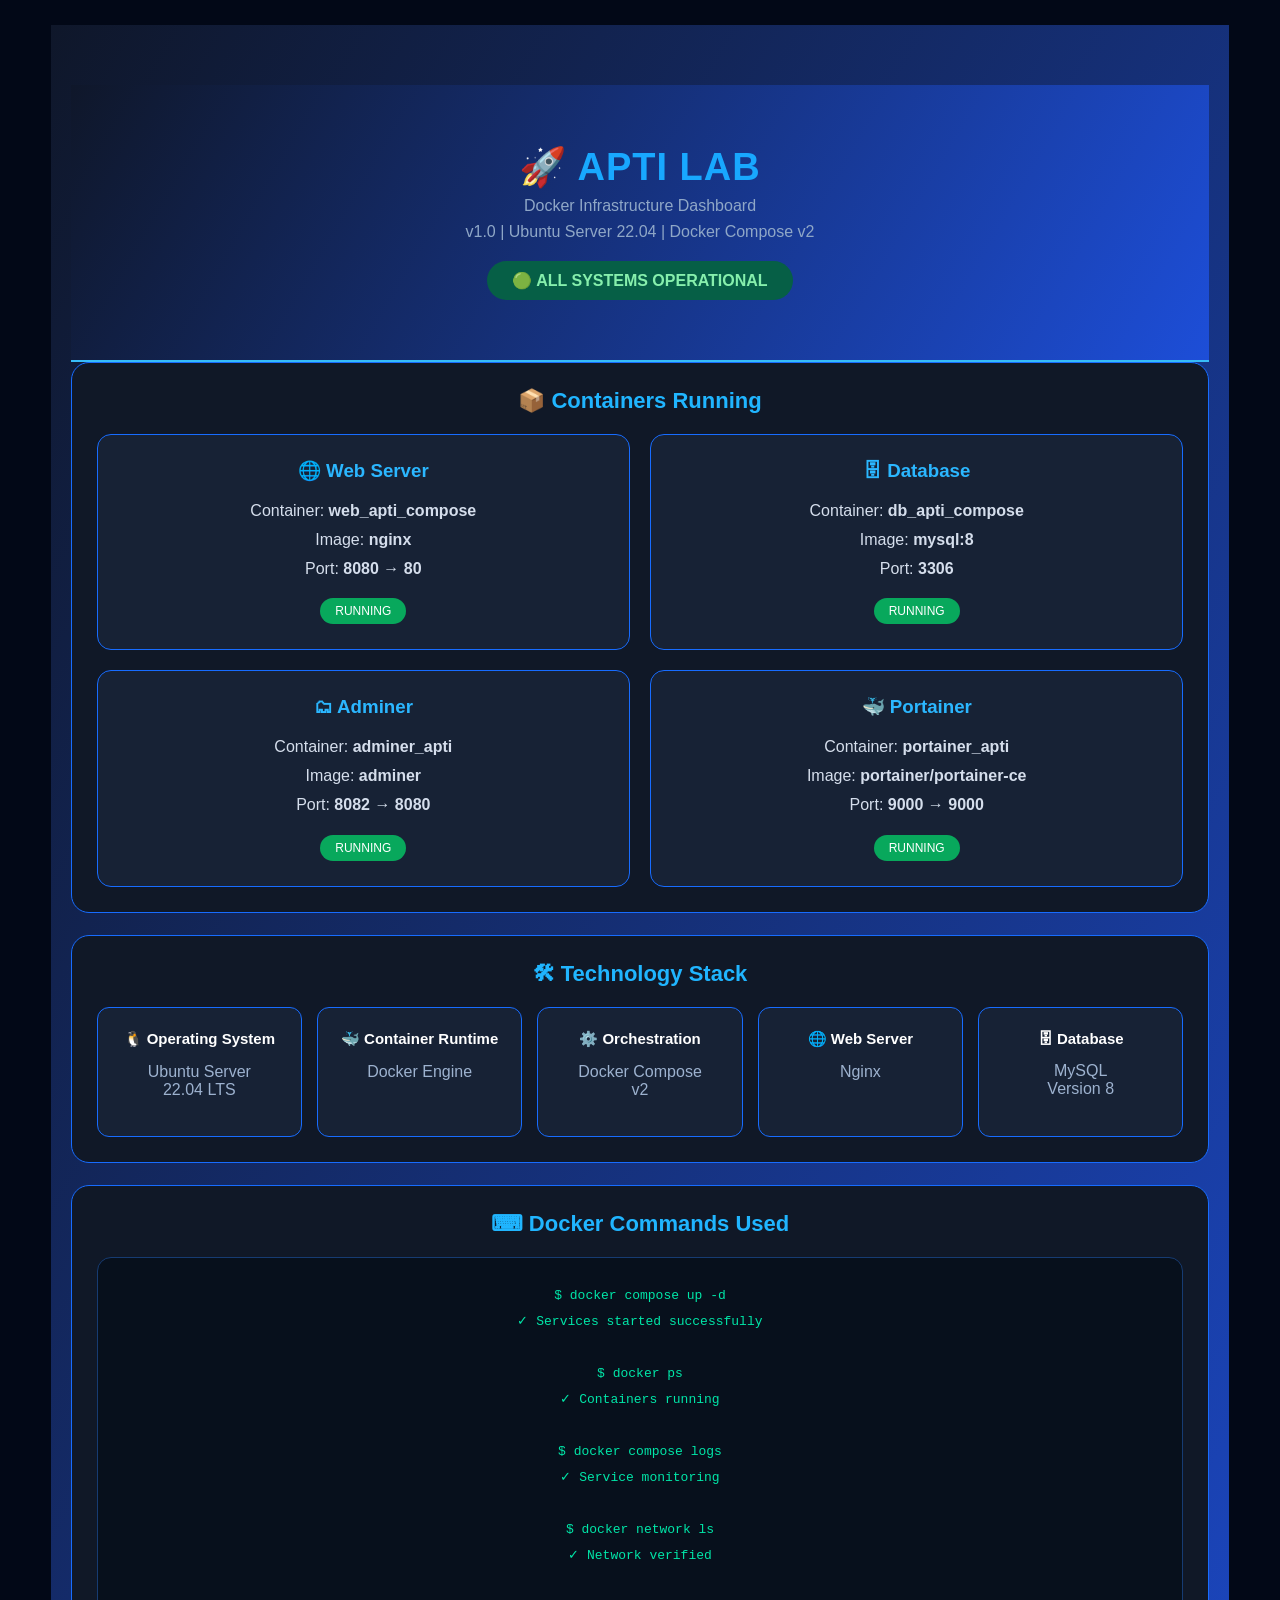
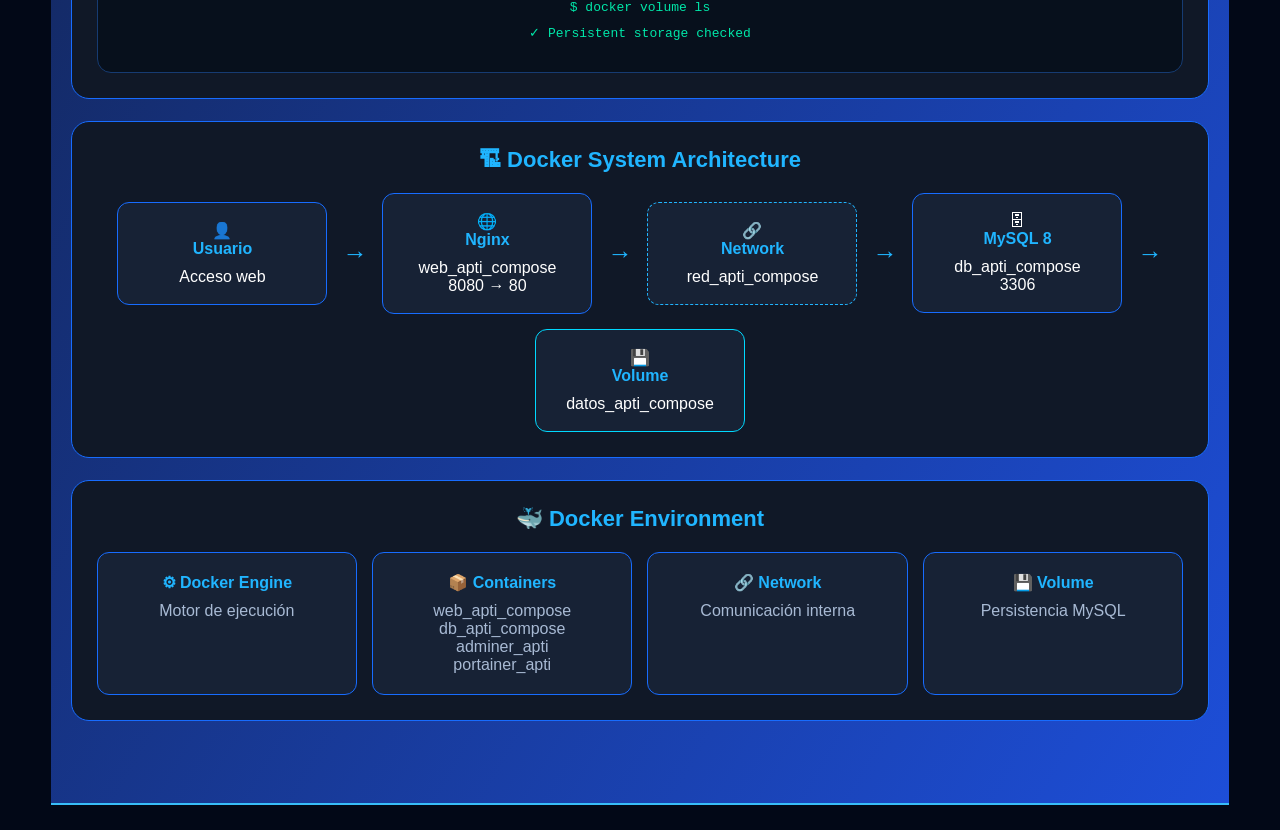
<file: web/index.html>
<!DOCTYPE html>
<html lang="en">

<head>

<meta charset="UTF-8">
<meta name="viewport" content="width=device-width, initial-scale=1.0">

<title>APTI LAB - Docker Infrastructure</title>


<style>

*{
    margin:0;
    padding:0;
    box-sizing:border-box;
    font-family:Arial, Helvetica, sans-serif;
}


body{

    background:#020817;
    color:white;
}


.container{

    width:96%;
    margin:auto;
    padding:25px;

}


/* HEADER */

header {
    background: linear-gradient(120deg,#0f172a,#1d4ed8);
    text-align: center;
    padding: 60px 20px;
    border-bottom: 2px solid #38bdf8;
}


header h1 {
    font-size: 52px;
    margin: 0;
    color: white;
    font-weight: 800;
}


.subtitle {
    font-size: 22px;
    color: #bae6fd;
    margin-top: 15px;
}


.version {
    color: #93c5fd;
    font-size: 16px;
    margin-top: 12px;
}


.badge {
    display: inline-block;
    margin-top: 20px;
    padding: 10px 25px;
    border-radius: 30px;
    background: #065f46;
    color: #86efac;
    font-weight: bold;
}

.header h1{

    color:#18a8ff;
    font-size:38px;
    letter-spacing:1px;

}


.header p{

    margin-top:8px;
    color:#8fa7c7;
    font-size:16px;

}




/* SECTION */

.section{

    background:#101827;
    border:1px solid #176cff;
    border-radius:18px;
    padding:25px;
    margin-bottom:22px;

}



.section-title{

    color:#20b5ff;
    font-size:22px;
    margin-bottom:20px;

}




/* CONTAINERS */


.container-grid{

    display:grid;
    grid-template-columns:1fr 1fr;
    gap:20px;

}



.service-card{


    background:#172235;
    border:1px solid #176cff;
    border-radius:14px;
    padding:25px;

}


.service-card h3{

    color:#2bb7ff;
    margin-bottom:15px;

}


.info{

    line-height:1.8;
    color:#d5deec;

}


.running{

    margin-top:15px;
    display:inline-block;
    background:#08a85c;
    padding:6px 15px;
    border-radius:20px;
    font-size:12px;

}




/* STACK */


.stack-grid{


display:grid;
grid-template-columns:repeat(5,1fr);
gap:15px;


}



.stack-card{


background:#172235;
border:1px solid #176cff;
border-radius:12px;
padding:22px;
height:130px;


}


.stack-card h3{

font-size:15px;
color:white;
margin-bottom:15px;


}


.stack-card p{

color:#9db2cf;

}




/* COMMAND */


.terminal{


background:#07101c;
border-radius:14px;
padding:25px;
border:1px solid #163b72;

font-family:monospace;
color:#00e6a8;
line-height:2;

}



/* ARCHITECTURE */


.arch-wrapper{


display:flex;
align-items:center;
justify-content:center;
gap:15px;
flex-wrap:wrap;


}



.arch-box{


background:#172235;
border:1px solid #176cff;
border-radius:12px;
padding:18px;
width:210px;
text-align:center;


}


.arch-box h3{

color:#20b5ff;
font-size:16px;
margin-bottom:10px;

}


.arch-arrow{

color:#20b5ff;
font-size:25px;

}


.network{


border:1px dashed #20b5ff;

}



.storage{


border-color:#00d9ff;

}




/* ENVIRONMENT */


.env-grid{


display:grid;
grid-template-columns:repeat(4,1fr);
gap:15px;

}



.env-card{


background:#172235;
border:1px solid #176cff;
border-radius:12px;
padding:20px;


}


.env-card h3{

color:#20b5ff;
font-size:16px;

}


.env-card p{

color:#a8bad4;
margin-top:10px;

}



/* RESPONSIVE */


@media(max-width:900px){


.stack-grid{

grid-template-columns:repeat(2,1fr);

}


.env-grid{

grid-template-columns:repeat(2,1fr);

}


.container-grid{

grid-template-columns:1fr;

}


}


</style>


</head>


<body>


<div class="container">


<header class="header">

<header>

<h1>🚀 APTI LAB</h1>

<p class="subtitle">
Docker Infrastructure Dashboard
</p>


<p class="version">
v1.0 | Ubuntu Server 22.04 | Docker Compose v2
</p>


<span class="badge">
🟢 ALL SYSTEMS OPERATIONAL
</span>


</header>




<!-- CONTAINERS -->

<section class="section">


<h2 class="section-title">
📦 Containers Running
</h2>


<div class="container-grid">


<div class="service-card">


<h3>
🌐 Web Server
</h3>


<div class="info">

Container:
<b>web_apti_compose</b>

<br>

Image:
<b>nginx</b>

<br>

Port:
<b>8080 → 80</b>


</div>


<span class="running">
RUNNING
</span>


</div>





<div class="service-card">


<h3>
🗄 Database
</h3>


<div class="info">

Container:
<b>db_apti_compose</b>

<br>

Image:
<b>mysql:8</b>

<br>

Port:
<b>3306</b>


</div>


<span class="running">
RUNNING
</span>


</div>
<div class="service-card">

<h3>
<a href="http://adminer.docker.local:8082" target="_blank" style="color:inherit;text-decoration:none;">🗂 Adminer</a>
</h3>

<div class="info">

Container:
<b>adminer_apti</b>

<br>

Image:
<b>adminer</b>

<br>

Port:
<b>8082 → 8080</b>

</div>

<span class="running">
RUNNING
</span>

</div>


<div class="service-card">

<h3>
<a href="http://portainer.docker.local:9000" target="_blank" style="color:inherit;text-decoration:none;">🐳 Portainer</a>
</h3>

<div class="info">

Container:
<b>portainer_apti</b>

<br>

Image:
<b>portainer/portainer-ce</b>

<br>

Port:
<b>9000 → 9000</b>

</div>

<span class="running">
RUNNING
</span>

</div>

</div>


</section>






<!-- STACK -->


<section class="section">


<h2 class="section-title">
🛠 Technology Stack
</h2>



<div class="stack-grid">


<div class="stack-card">

<h3>
🐧 Operating System
</h3>

<p>
Ubuntu Server<br>
22.04 LTS
</p>

</div>



<div class="stack-card">

<h3>
🐳 Container Runtime
</h3>

<p>
Docker Engine
</p>

</div>




<div class="stack-card">

<h3>
⚙️ Orchestration
</h3>

<p>
Docker Compose<br>
v2
</p>

</div>




<div class="stack-card">

<h3>
🌐 Web Server
</h3>

<p>
Nginx
</p>

</div>




<div class="stack-card">

<h3>
🗄 Database
</h3>

<p>
MySQL<br>
Version 8
</p>

</div>


</div>


</section>






<!-- COMMANDS -->


<section class="section">


<h2 class="section-title">
⌨ Docker Commands Used
</h2>


<div class="terminal">


$ docker compose up -d

<br>

✓ Services started successfully

<br><br>


$ docker ps

<br>

✓ Containers running

<br><br>


$ docker compose logs

<br>

✓ Service monitoring

<br><br>


$ docker network ls

<br>

✓ Network verified

<br><br>


$ docker volume ls

<br>

✓ Persistent storage checked


</div>


</section>







<!-- ARCHITECTURE -->


<section class="section">


<h2 class="section-title">
🏗 Docker System Architecture
</h2>



<div class="arch-wrapper">



<div class="arch-box">

👤

<h3>
Usuario
</h3>

Acceso web

</div>



<div class="arch-arrow">
→
</div>




<div class="arch-box">

🌐

<h3>
Nginx
</h3>

web_apti_compose

<br>

8080 → 80

</div>




<div class="arch-arrow">
→
</div>




<div class="arch-box network">

🔗

<h3>
Network
</h3>

red_apti_compose

</div>




<div class="arch-arrow">
→
</div>




<div class="arch-box">

🗄

<h3>
MySQL 8
</h3>

db_apti_compose

<br>

3306

</div>




<div class="arch-arrow">
→
</div>



<div class="arch-box storage">

💾

<h3>
Volume
</h3>

datos_apti_compose

</div>




</div>



</section>






<!-- ENVIRONMENT -->


<section class="section">


<h2 class="section-title">
🐳 Docker Environment
</h2>



<div class="env-grid">



<div class="env-card">

<h3>
⚙ Docker Engine
</h3>

<p>
Motor de ejecución
</p>

</div>




<div class="env-card">

<h3>
📦 Containers
</h3>

<p>
<p>
web_apti_compose<br>
db_apti_compose<br>
adminer_apti<br>
portainer_apti
</p>

</div>




<div class="env-card">

<h3>
🔗 Network
</h3>

<p>
Comunicación interna
</p>

</div>




<div class="env-card">

<h3>
💾 Volume
</h3>

<p>
Persistencia MySQL
</p>

</div>



</div>



</section>




</div>


</body>

</html>
</file>
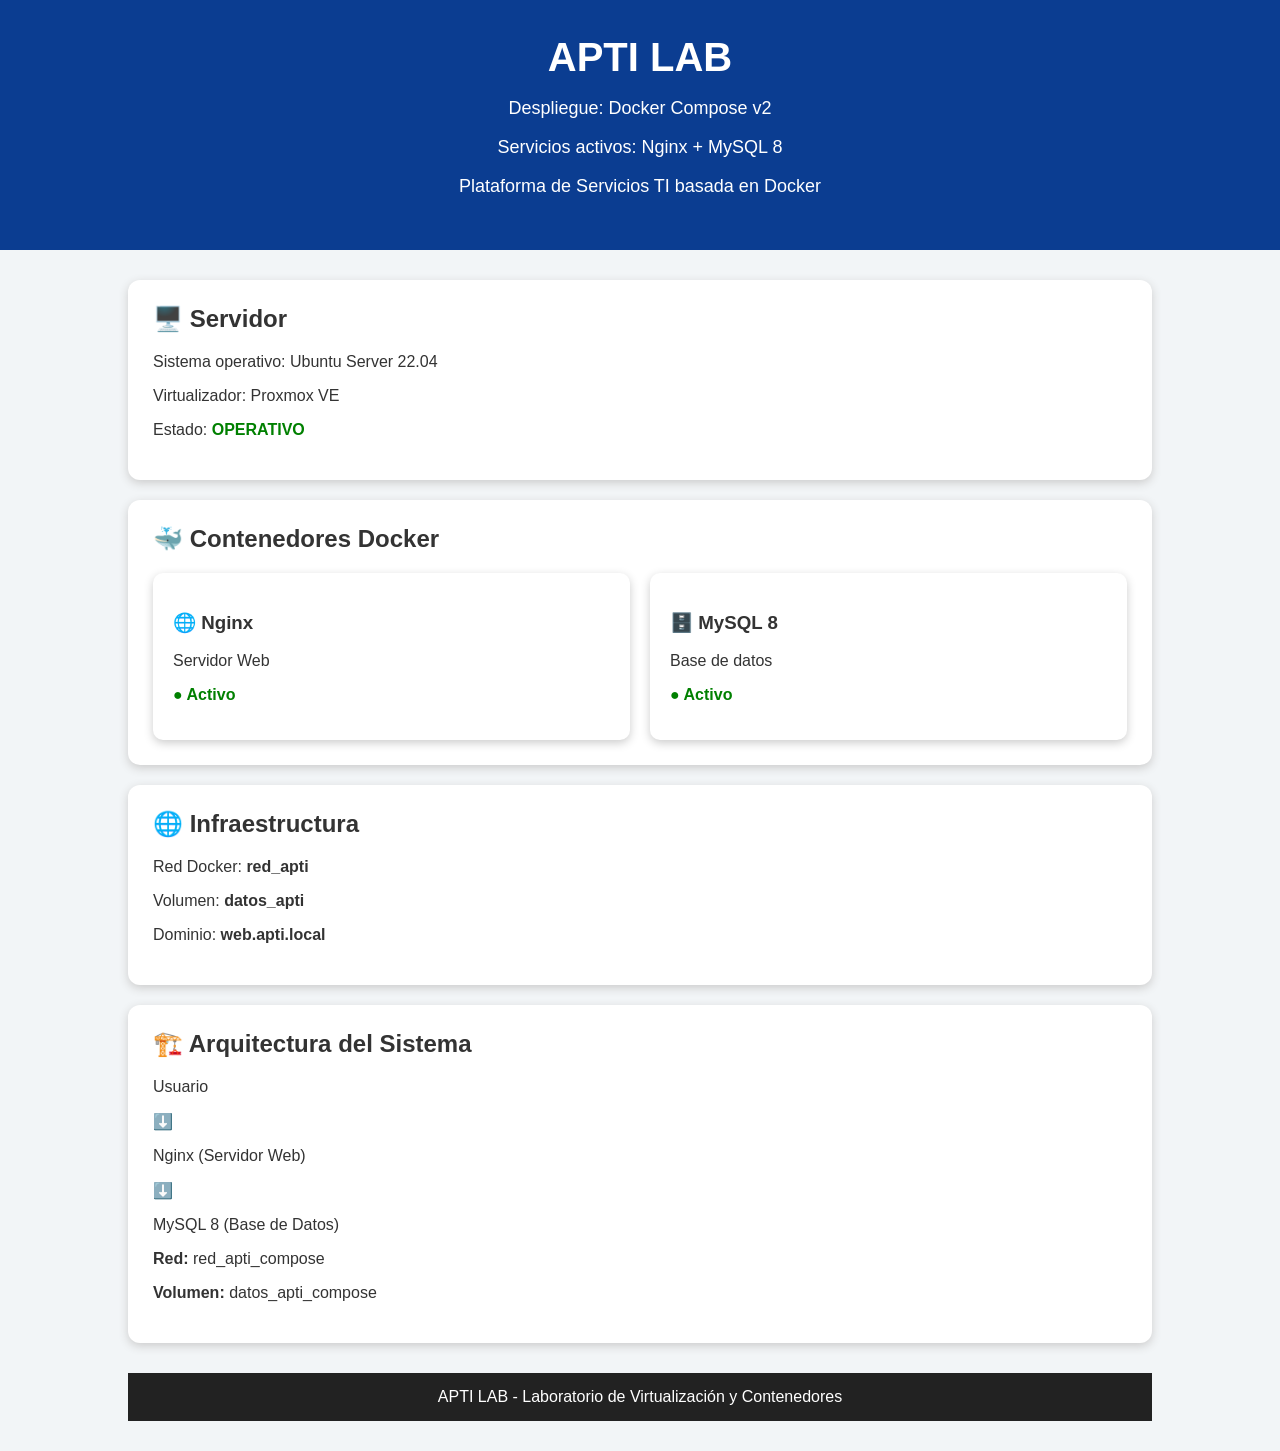
<file: web/index_backup.html>
<!DOCTYPE html>
<html lang="es">

<head>

<meta charset="UTF-8">

<title>APTI LAB - DOCKER COMPOSE - Plataforma TI</title>

<link rel="stylesheet" href="css/style.css">

</head>


<body>


<header>

<h1>APTI LAB</h1>
<p>Despliegue: Docker Compose v2</p>
<p>Servicios activos: Nginx + MySQL 8</p>
<p>
Plataforma de Servicios TI basada en Docker
</p>

</header>



<div class="container">


<div class="card">

<h2>🖥️ Servidor</h2>

<p>
Sistema operativo: Ubuntu Server 22.04
</p>

<p>
Virtualizador: Proxmox VE
</p>

<p>
Estado:
<span class="status">
OPERATIVO
</span>
</p>

</div>




<div class="card">

<h2>🐳 Contenedores Docker</h2>


<div class="info">


<div class="box">

<h3>🌐 Nginx</h3>

<p>
Servidor Web
</p>

<p class="status">
● Activo
</p>

</div>



<div class="box">

<h3>🗄️ MySQL 8</h3>

<p>
Base de datos
</p>

<p class="status">
● Activo
</p>

</div>


</div>

</div>





<div class="card">

<h2>🌐 Infraestructura</h2>


<p>
Red Docker:
<b>red_apti</b>
</p>


<p>
Volumen:
<b>datos_apti</b>
</p>


<p>
Dominio:
<b>web.apti.local</b>
</p>


</div>
<div class="card">
    <h2>🏗️ Arquitectura del Sistema</h2>

    <p>Usuario</p>
    <p>⬇️</p>
    <p>Nginx (Servidor Web)</p>
    <p>⬇️</p>
    <p>MySQL 8 (Base de Datos)</p>

    <p><b>Red:</b> red_apti_compose</p>
    <p><b>Volumen:</b> datos_apti_compose</p>
</div>



<footer>

APTI LAB - Laboratorio de Virtualización y Contenedores

</footer>



</body>

</html>
</file>
<file: web/css/style.css>
body {
    margin: 0;
    font-family: Arial, sans-serif;
    background: #f2f5f7;
    color: #333;
}

header {
    background: #0b3d91;
    color: white;
    padding: 35px;
    text-align: center;
}

header h1 {
    margin: 0;
    font-size: 40px;
}

header p {
    font-size: 18px;
}


.container {
    width: 80%;
    margin: 30px auto;
}


.card {
    background: white;
    padding: 25px;
    margin-bottom: 20px;
    border-radius: 12px;
    box-shadow: 0 3px 10px #ccc;
}


.card h2 {
    margin-top: 0;
}


.status {
    color: green;
    font-weight: bold;
}


.info {
    display: flex;
    gap: 20px;
    flex-wrap: wrap;
}


.box {
    background: white;
    padding: 20px;
    flex: 1;
    min-width: 200px;
    border-radius: 10px;
    box-shadow: 0 3px 10px #ccc;
}


footer {
    background: #222;
    color: white;
    text-align: center;
    padding: 15px;
    margin-top: 30px;
}
</file>
